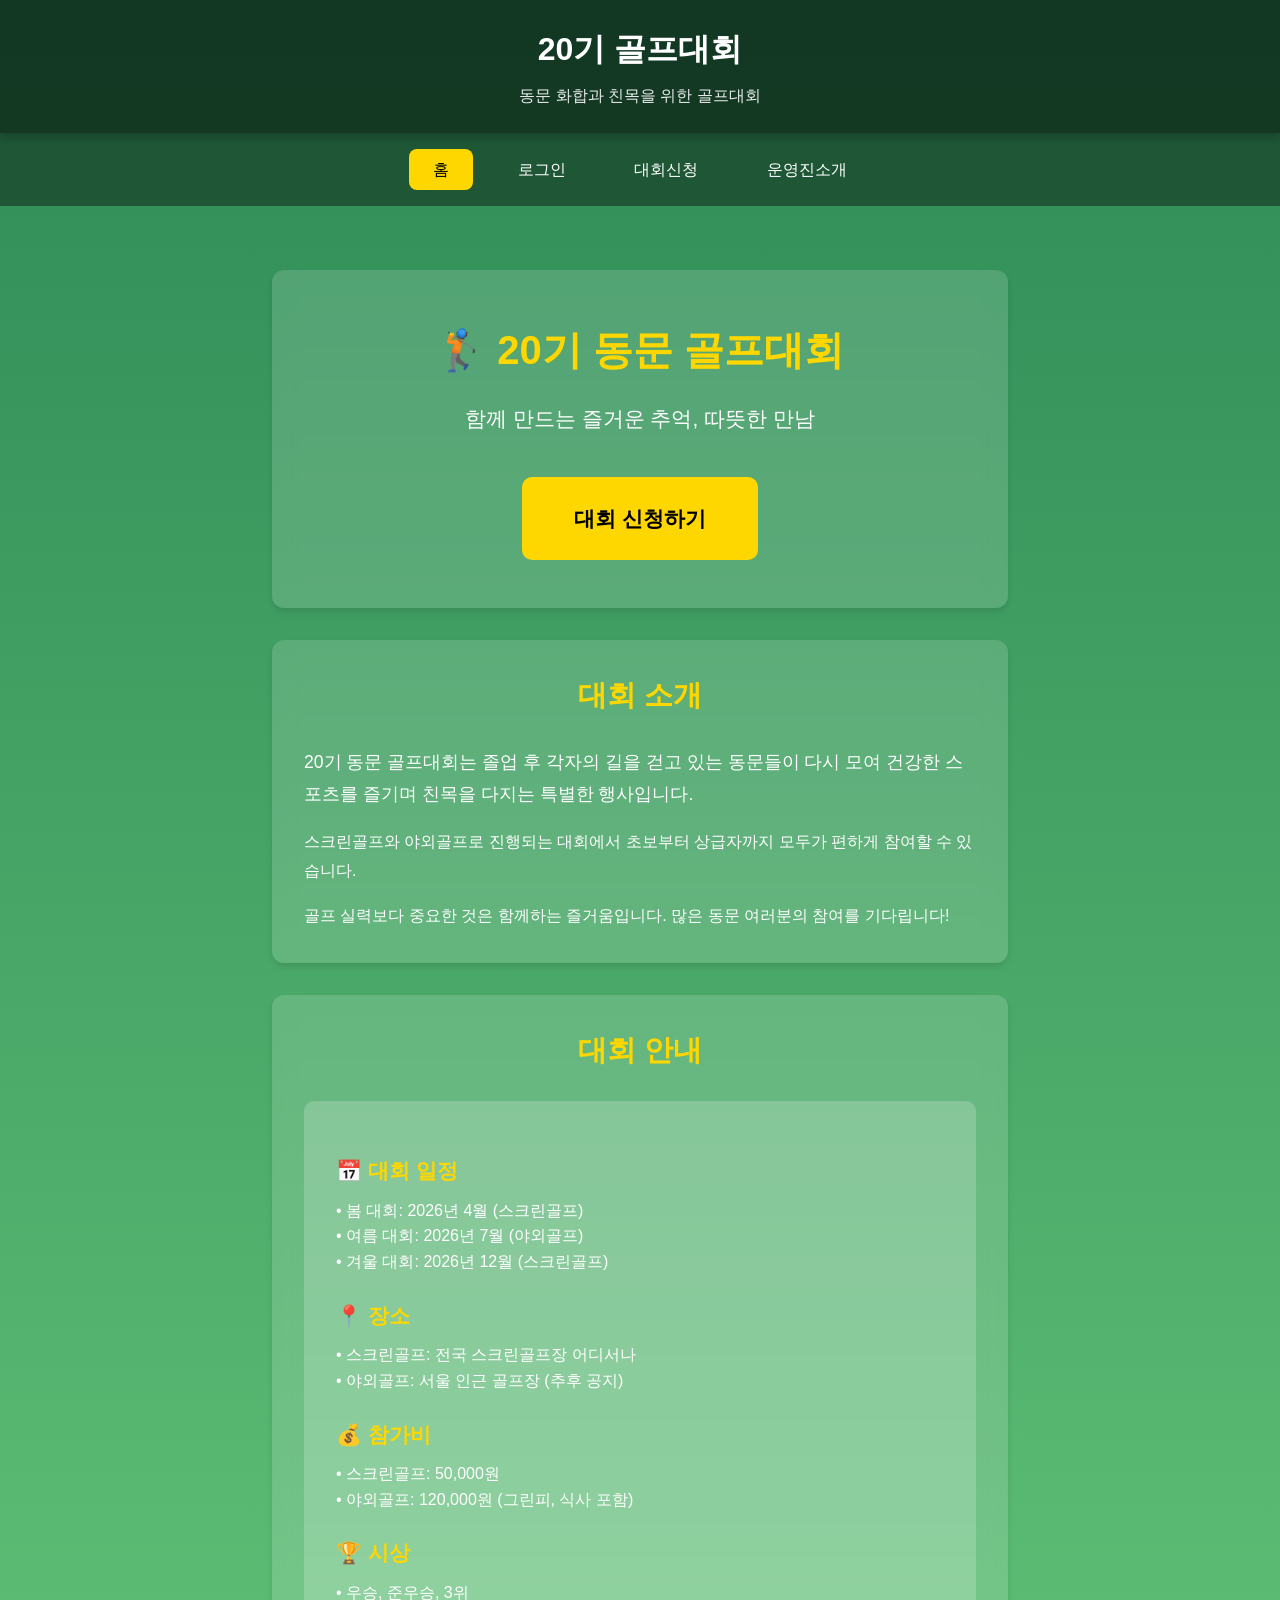
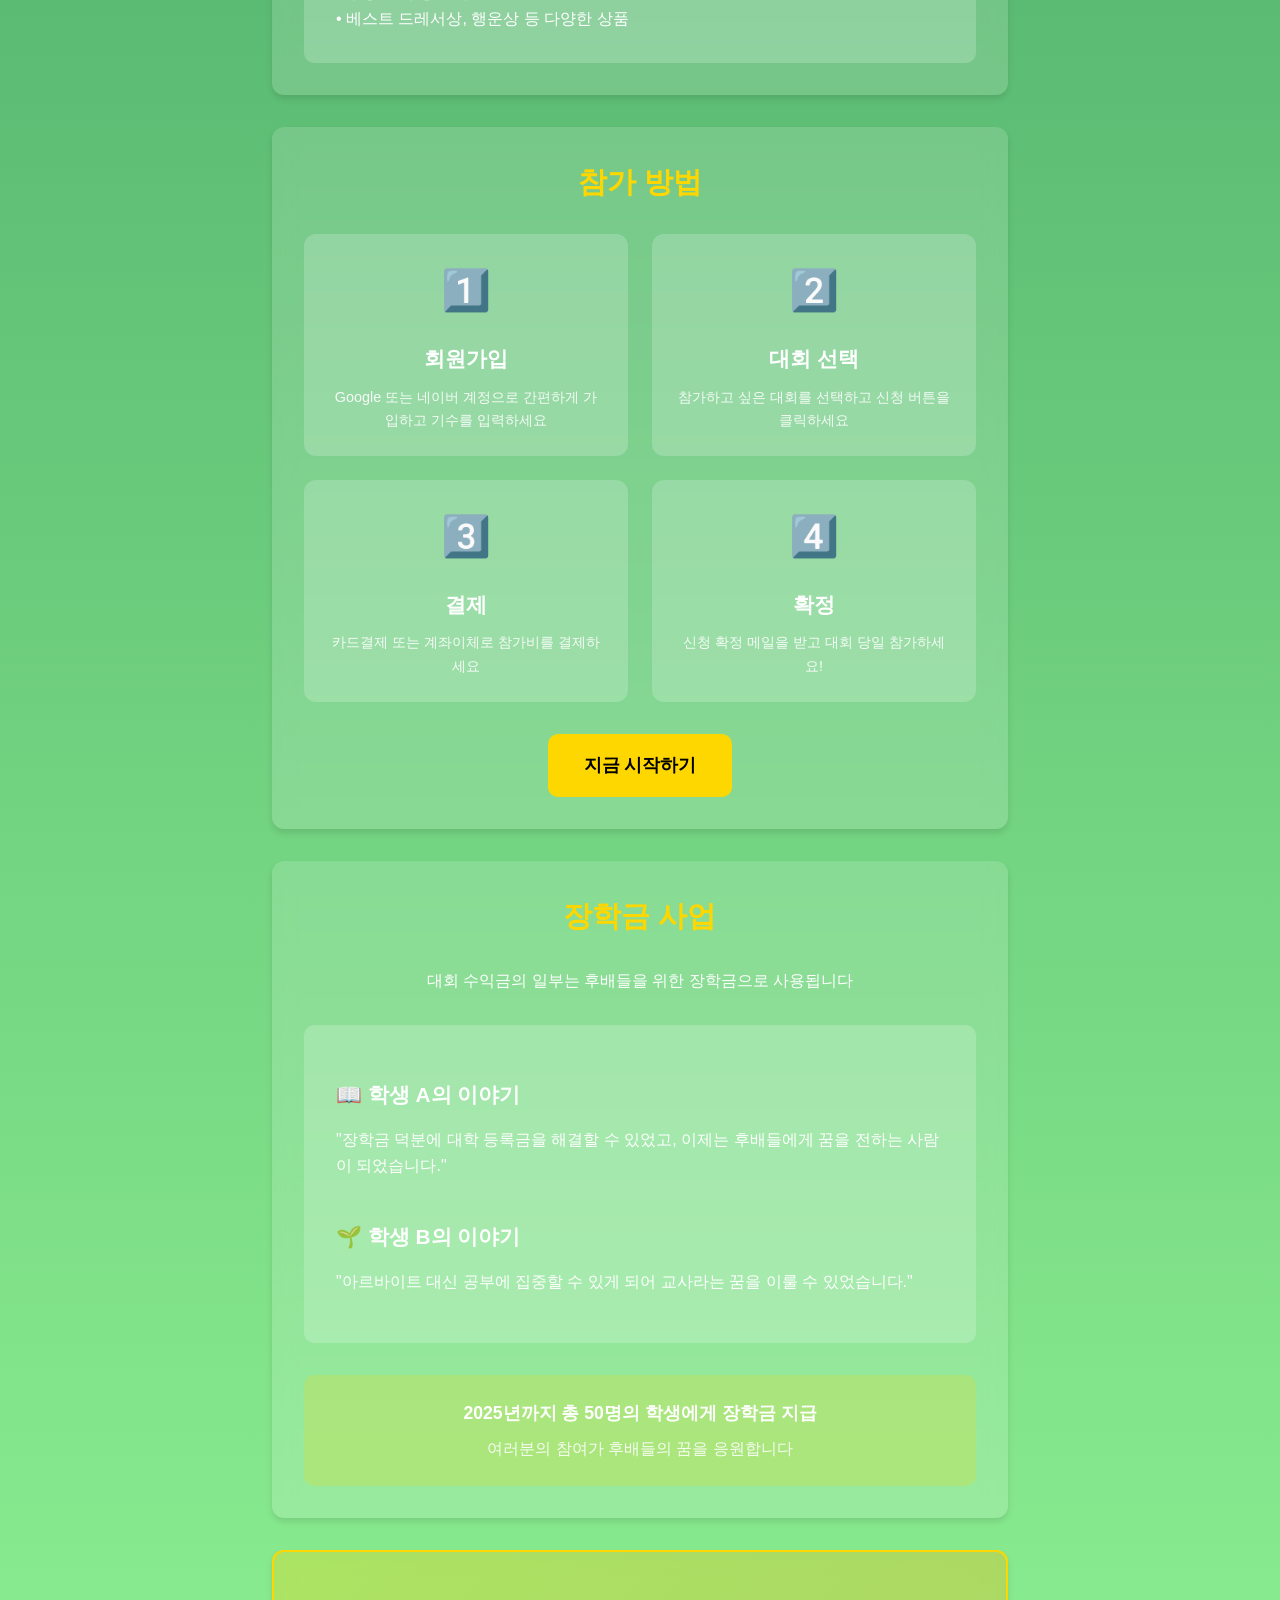
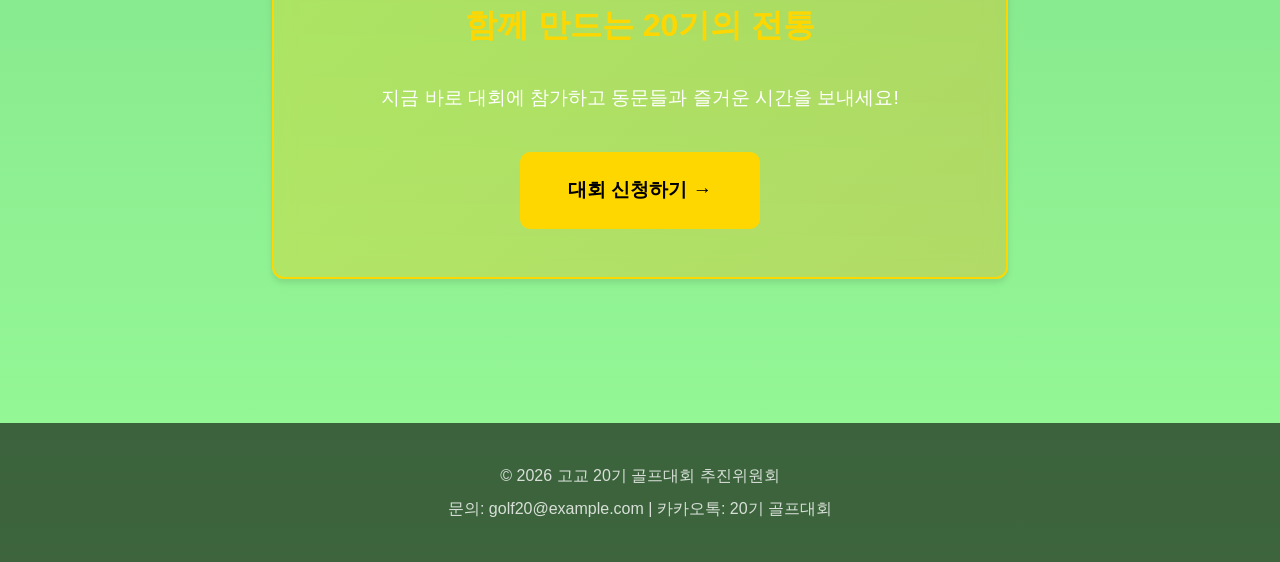
<file: index.html>
<!DOCTYPE html>
<html lang="ko">
<head>
  <meta charset="UTF-8">
  <meta name="viewport" content="width=device-width, initial-scale=1.0">
  <title>20기 골프대회</title>
  <link rel="stylesheet" href="css/style.css">
</head>
<body>
  <header>
    <h1>20기 골프대회</h1>
    <p>동문 화합과 친목을 위한 골프대회</p>
  </header>

  <nav>
    <a href="index.html" class="active">홈</a>
    <a href="login.html">로그인</a>
    <a href="tournament.html">대회신청</a>
    <a href="about.html">운영진소개</a>
  </nav>

  <main>
    <div class="container">
      <!-- 메인 배너 -->
      <section style="text-align: center; padding: 3em 2em;">
        <h2 style="font-size: 2.5em; margin-bottom: 0.5em;">🏌️ 20기 동문 골프대회</h2>
        <p style="font-size: 1.3em; margin-bottom: 2em;">함께 만드는 즐거운 추억, 따뜻한 만남</p>
        <a href="tournament.html" class="btn" style="font-size: 1.3em; padding: 1.2em 2.5em;">
          대회 신청하기
        </a>
      </section>

      <!-- 대회 소개 -->
      <section>
        <h2>대회 소개</h2>
        <div style="text-align: left; line-height: 1.8;">
          <p style="font-size: 1.1em; margin-bottom: 1em;">
            20기 동문 골프대회는 졸업 후 각자의 길을 걷고 있는 동문들이 다시 모여
            건강한 스포츠를 즐기며 친목을 다지는 특별한 행사입니다.
          </p>
          <p style="margin-bottom: 1em;">
            스크린골프와 야외골프로 진행되는 대회에서 초보부터 상급자까지
            모두가 편하게 참여할 수 있습니다.
          </p>
          <p>
            골프 실력보다 중요한 것은 함께하는 즐거움입니다.
            많은 동문 여러분의 참여를 기다립니다!
          </p>
        </div>
      </section>

      <!-- 대회 안내 -->
      <section>
        <h2>대회 안내</h2>
        <div style="background: rgba(255, 255, 255, 0.2); padding: 2em; border-radius: 10px; text-align: left;">
          <div style="margin-bottom: 1.5em;">
            <h3 style="color: var(--accent-color); margin-bottom: 0.5em;">📅 대회 일정</h3>
            <p>• 봄 대회: 2026년 4월 (스크린골프)</p>
            <p>• 여름 대회: 2026년 7월 (야외골프)</p>
            <p>• 겨울 대회: 2026년 12월 (스크린골프)</p>
          </div>

          <div style="margin-bottom: 1.5em;">
            <h3 style="color: var(--accent-color); margin-bottom: 0.5em;">📍 장소</h3>
            <p>• 스크린골프: 전국 스크린골프장 어디서나</p>
            <p>• 야외골프: 서울 인근 골프장 (추후 공지)</p>
          </div>

          <div style="margin-bottom: 1.5em;">
            <h3 style="color: var(--accent-color); margin-bottom: 0.5em;">💰 참가비</h3>
            <p>• 스크린골프: 50,000원</p>
            <p>• 야외골프: 120,000원 (그린피, 식사 포함)</p>
          </div>

          <div>
            <h3 style="color: var(--accent-color); margin-bottom: 0.5em;">🏆 시상</h3>
            <p>• 우승, 준우승, 3위</p>
            <p>• 베스트 드레서상, 행운상 등 다양한 상품</p>
          </div>
        </div>
      </section>

      <!-- 참가 방법 -->
      <section>
        <h2>참가 방법</h2>
        <div class="card-grid">
          <div class="card" style="text-align: center;">
            <div style="font-size: 2.5em; margin-bottom: 0.5em;">1️⃣</div>
            <h3>회원가입</h3>
            <p>Google 또는 네이버 계정으로 간편하게 가입하고 기수를 입력하세요</p>
          </div>

          <div class="card" style="text-align: center;">
            <div style="font-size: 2.5em; margin-bottom: 0.5em;">2️⃣</div>
            <h3>대회 선택</h3>
            <p>참가하고 싶은 대회를 선택하고 신청 버튼을 클릭하세요</p>
          </div>

          <div class="card" style="text-align: center;">
            <div style="font-size: 2.5em; margin-bottom: 0.5em;">3️⃣</div>
            <h3>결제</h3>
            <p>카드결제 또는 계좌이체로 참가비를 결제하세요</p>
          </div>

          <div class="card" style="text-align: center;">
            <div style="font-size: 2.5em; margin-bottom: 0.5em;">4️⃣</div>
            <h3>확정</h3>
            <p>신청 확정 메일을 받고 대회 당일 참가하세요!</p>
          </div>
        </div>

        <div style="text-align: center; margin-top: 2em;">
          <a href="login.html" class="btn">지금 시작하기</a>
        </div>
      </section>

      <!-- 장학금 이야기 -->
      <section>
        <h2>장학금 사업</h2>
        <p class="text-center">대회 수익금의 일부는 후배들을 위한 장학금으로 사용됩니다</p>

        <div style="background: rgba(255, 255, 255, 0.2); padding: 2em; border-radius: 10px; margin: 2em 0; text-align: left;">
          <h3>📖 학생 A의 이야기</h3>
          <p style="margin: 1em 0; line-height: 1.6;">
            "장학금 덕분에 대학 등록금을 해결할 수 있었고,
            이제는 후배들에게 꿈을 전하는 사람이 되었습니다."
          </p>

          <h3 style="margin-top: 2em;">🌱 학생 B의 이야기</h3>
          <p style="margin: 1em 0; line-height: 1.6;">
            "아르바이트 대신 공부에 집중할 수 있게 되어
            교사라는 꿈을 이룰 수 있었습니다."
          </p>
        </div>

        <div style="text-align: center; padding: 1.5em; background: rgba(255, 215, 0, 0.2); border-radius: 10px;">
          <p style="font-size: 1.1em; margin-bottom: 0.5em;">
            <strong>2025년까지 총 50명의 학생에게 장학금 지급</strong>
          </p>
          <p style="opacity: 0.9;">
            여러분의 참여가 후배들의 꿈을 응원합니다
          </p>
        </div>
      </section>

      <!-- CTA -->
      <section style="text-align: center; padding: 3em 2em; background: linear-gradient(135deg, rgba(255, 215, 0, 0.3), rgba(255, 165, 0, 0.3)); border: 2px solid var(--accent-color);">
        <h2 style="font-size: 2em; margin-bottom: 1em;">함께 만드는 20기의 전통</h2>
        <p style="font-size: 1.2em; margin-bottom: 2em;">
          지금 바로 대회에 참가하고 동문들과 즐거운 시간을 보내세요!
        </p>
        <a href="tournament.html" class="btn" style="font-size: 1.2em; padding: 1.2em 2.5em;">
          대회 신청하기 →
        </a>
      </section>
    </div>
  </main>

  <footer>
    <p>© 2026 고교 20기 골프대회 추진위원회</p>
    <p>문의: golf20@example.com | 카카오톡: 20기 골프대회</p>
  </footer>
</body>
</html>
</file>
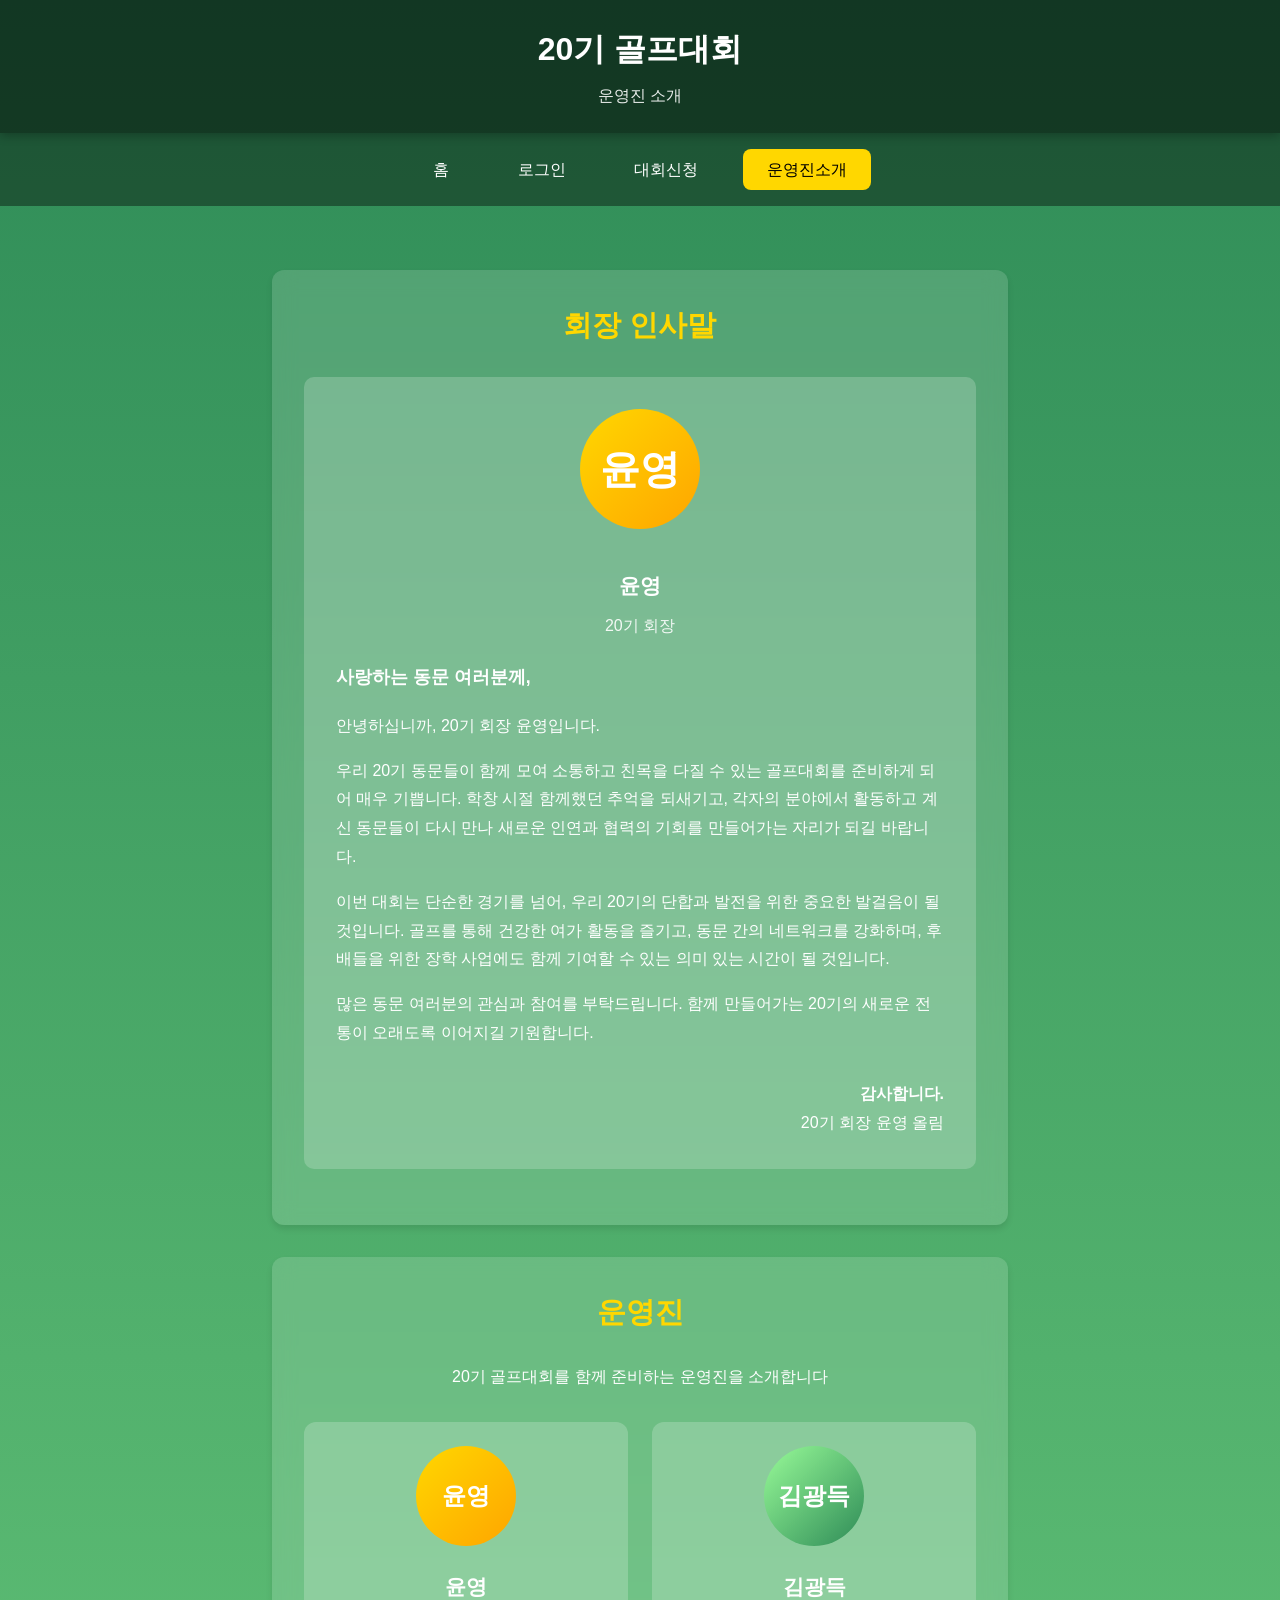
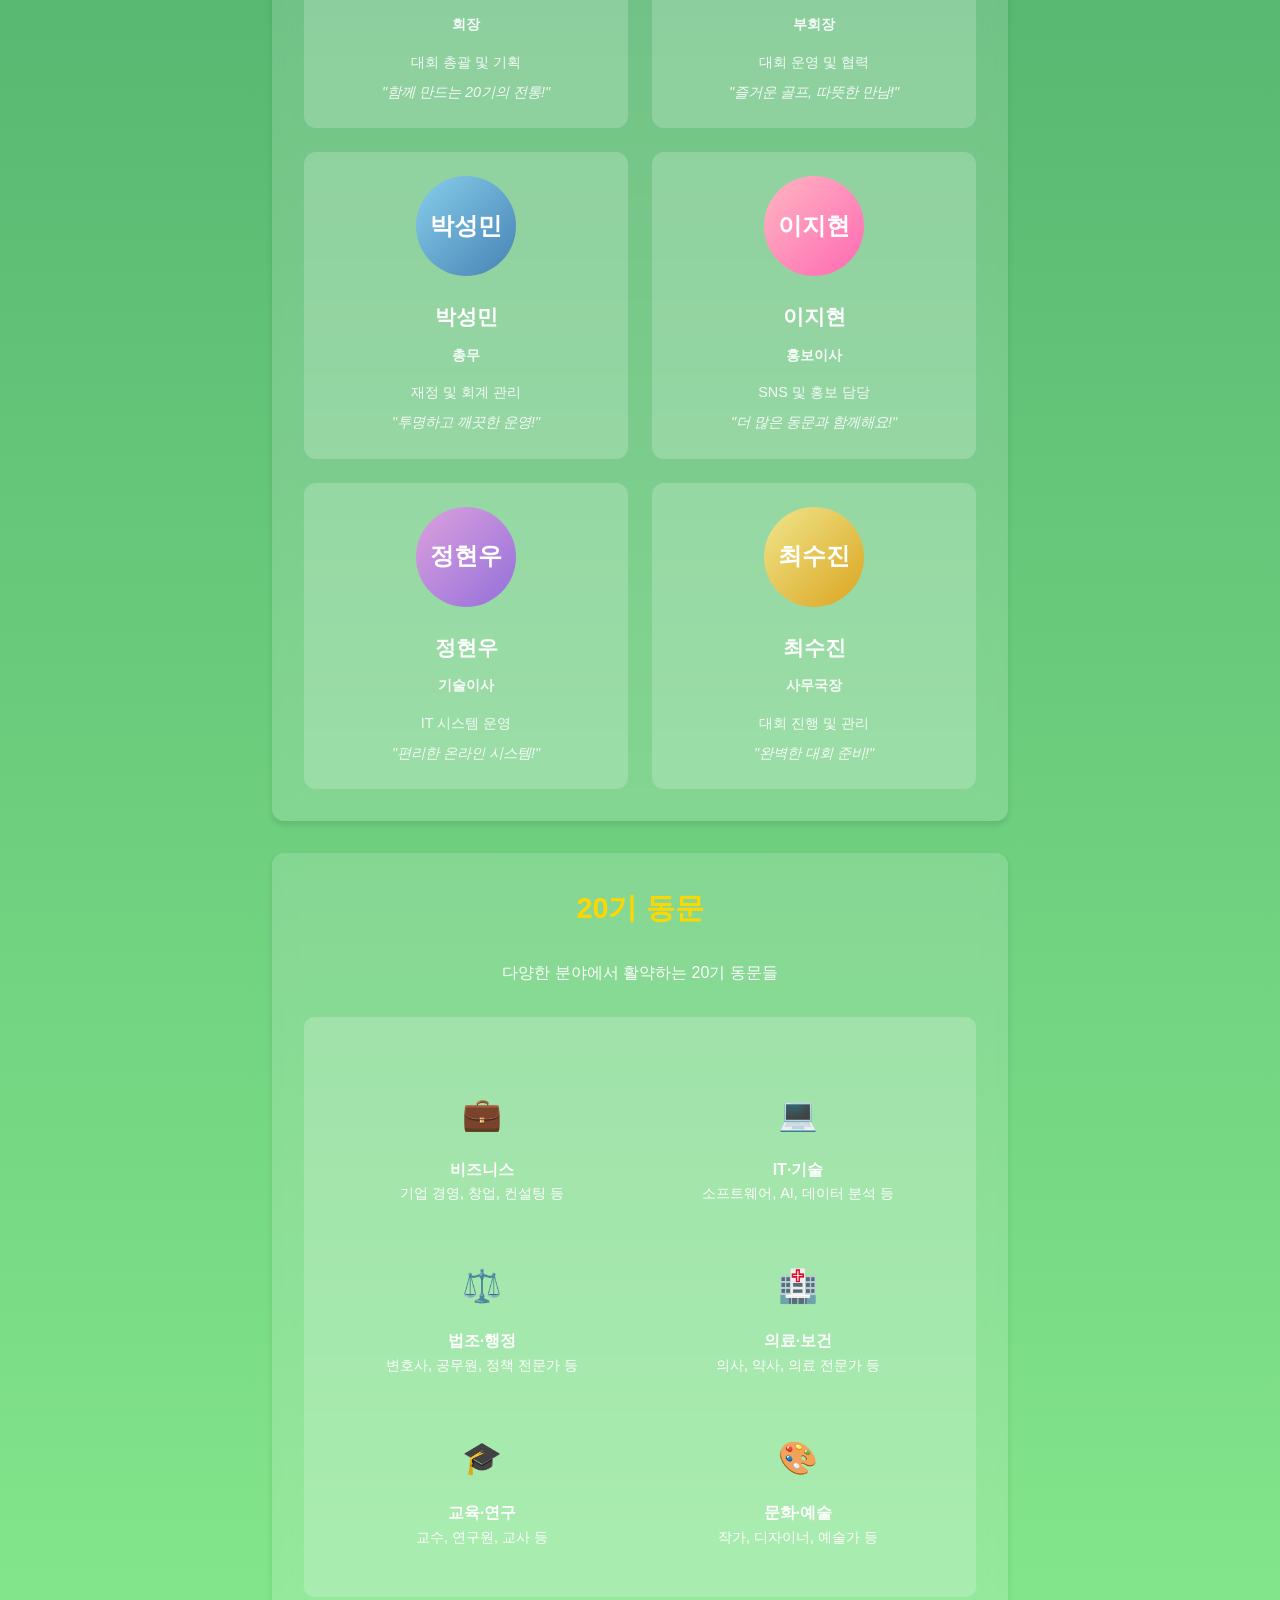
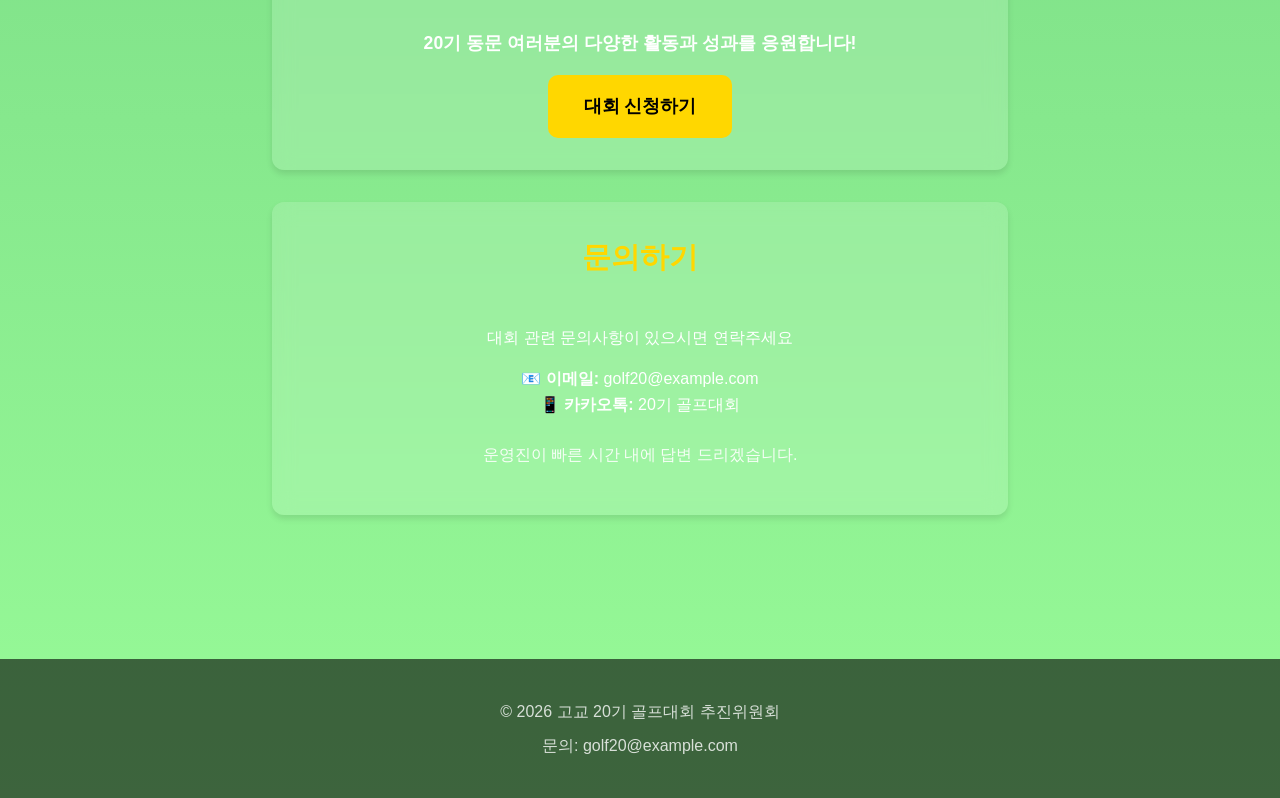
<file: about.html>
<!DOCTYPE html>
<html lang="ko">
<head>
  <meta charset="UTF-8">
  <meta name="viewport" content="width=device-width, initial-scale=1.0">
  <title>운영진 소개 - 20기 골프대회</title>
  <link rel="stylesheet" href="css/style.css">
</head>
<body>
  <header>
    <h1>20기 골프대회</h1>
    <p>운영진 소개</p>
  </header>

  <nav>
    <a href="index.html">홈</a>
    <a href="login.html">로그인</a>
    <a href="tournament.html">대회신청</a>
    <a href="about.html" class="active">운영진소개</a>
  </nav>

  <main>
    <div class="container">
      <!-- 회장 인사말 -->
      <section>
        <h2>회장 인사말</h2>
        <div style="background: rgba(255, 255, 255, 0.2); padding: 2em; border-radius: 10px; margin: 1.5em 0;">
          <div style="text-align: center; margin-bottom: 1.5em;">
            <div style="width: 120px; height: 120px; background: linear-gradient(135deg, #FFD700, #FFA500); border-radius: 50%; margin: 0 auto 1em; display: flex; align-items: center; justify-content: center; font-size: 2.5em; font-weight: bold;">
              윤영
            </div>
            <h3 style="margin: 0.5em 0;">윤영</h3>
            <p style="opacity: 0.9;">20기 회장</p>
          </div>

          <div style="text-align: left; line-height: 1.8;">
            <p style="font-size: 1.1em; margin-bottom: 1em;">
              <strong>사랑하는 동문 여러분께,</strong>
            </p>

            <p style="margin-bottom: 1em;">
              안녕하십니까, 20기 회장 윤영입니다.
            </p>

            <p style="margin-bottom: 1em;">
              우리 20기 동문들이 함께 모여 소통하고 친목을 다질 수 있는 골프대회를 준비하게 되어 매우 기쁩니다.
              학창 시절 함께했던 추억을 되새기고, 각자의 분야에서 활동하고 계신 동문들이 다시 만나
              새로운 인연과 협력의 기회를 만들어가는 자리가 되길 바랍니다.
            </p>

            <p style="margin-bottom: 1em;">
              이번 대회는 단순한 경기를 넘어, 우리 20기의 단합과 발전을 위한 중요한 발걸음이 될 것입니다.
              골프를 통해 건강한 여가 활동을 즐기고, 동문 간의 네트워크를 강화하며,
              후배들을 위한 장학 사업에도 함께 기여할 수 있는 의미 있는 시간이 될 것입니다.
            </p>

            <p style="margin-bottom: 1em;">
              많은 동문 여러분의 관심과 참여를 부탁드립니다. 함께 만들어가는 20기의 새로운 전통이
              오래도록 이어지길 기원합니다.
            </p>

            <p style="margin-top: 2em; text-align: right;">
              <strong>감사합니다.</strong><br>
              20기 회장 윤영 올림
            </p>
          </div>
        </div>
      </section>

      <!-- 운영진 소개 -->
      <section>
        <h2>운영진</h2>
        <p class="text-center">20기 골프대회를 함께 준비하는 운영진을 소개합니다</p>

        <div class="card-grid" style="margin-top: 2em;">
          <div class="card">
            <div style="width: 100px; height: 100px; background: linear-gradient(135deg, #FFD700, #FFA500); border-radius: 50%; margin: 0 auto 1em; display: flex; align-items: center; justify-content: center; font-size: 1.5em; font-weight: bold;">
              윤영
            </div>
            <h3>윤영</h3>
            <p><strong>회장</strong></p>
            <p style="margin-top: 1em;">대회 총괄 및 기획</p>
            <p style="font-style: italic; margin-top: 0.5em; opacity: 0.9;">
              "함께 만드는 20기의 전통!"
            </p>
          </div>

          <div class="card">
            <div style="width: 100px; height: 100px; background: linear-gradient(135deg, #98FB98, #2E8B57); border-radius: 50%; margin: 0 auto 1em; display: flex; align-items: center; justify-content: center; font-size: 1.5em; font-weight: bold;">
              김광득
            </div>
            <h3>김광득</h3>
            <p><strong>부회장</strong></p>
            <p style="margin-top: 1em;">대회 운영 및 협력</p>
            <p style="font-style: italic; margin-top: 0.5em; opacity: 0.9;">
              "즐거운 골프, 따뜻한 만남!"
            </p>
          </div>

          <div class="card">
            <div style="width: 100px; height: 100px; background: linear-gradient(135deg, #87CEEB, #4682B4); border-radius: 50%; margin: 0 auto 1em; display: flex; align-items: center; justify-content: center; font-size: 1.5em; font-weight: bold;">
              박성민
            </div>
            <h3>박성민</h3>
            <p><strong>총무</strong></p>
            <p style="margin-top: 1em;">재정 및 회계 관리</p>
            <p style="font-style: italic; margin-top: 0.5em; opacity: 0.9;">
              "투명하고 깨끗한 운영!"
            </p>
          </div>

          <div class="card">
            <div style="width: 100px; height: 100px; background: linear-gradient(135deg, #FFB6C1, #FF69B4); border-radius: 50%; margin: 0 auto 1em; display: flex; align-items: center; justify-content: center; font-size: 1.5em; font-weight: bold;">
              이지현
            </div>
            <h3>이지현</h3>
            <p><strong>홍보이사</strong></p>
            <p style="margin-top: 1em;">SNS 및 홍보 담당</p>
            <p style="font-style: italic; margin-top: 0.5em; opacity: 0.9;">
              "더 많은 동문과 함께해요!"
            </p>
          </div>

          <div class="card">
            <div style="width: 100px; height: 100px; background: linear-gradient(135deg, #DDA0DD, #9370DB); border-radius: 50%; margin: 0 auto 1em; display: flex; align-items: center; justify-content: center; font-size: 1.5em; font-weight: bold;">
              정현우
            </div>
            <h3>정현우</h3>
            <p><strong>기술이사</strong></p>
            <p style="margin-top: 1em;">IT 시스템 운영</p>
            <p style="font-style: italic; margin-top: 0.5em; opacity: 0.9;">
              "편리한 온라인 시스템!"
            </p>
          </div>

          <div class="card">
            <div style="width: 100px; height: 100px; background: linear-gradient(135deg, #F0E68C, #DAA520); border-radius: 50%; margin: 0 auto 1em; display: flex; align-items: center; justify-content: center; font-size: 1.5em; font-weight: bold;">
              최수진
            </div>
            <h3>최수진</h3>
            <p><strong>사무국장</strong></p>
            <p style="margin-top: 1em;">대회 진행 및 관리</p>
            <p style="font-style: italic; margin-top: 0.5em; opacity: 0.9;">
              "완벽한 대회 준비!"
            </p>
          </div>
        </div>
      </section>

      <!-- 20기 동문 소개 -->
      <section>
        <h2>20기 동문</h2>
        <p class="text-center">다양한 분야에서 활약하는 20기 동문들</p>

        <div style="background: rgba(255, 255, 255, 0.2); padding: 2em; border-radius: 10px; margin: 2em 0;">
          <div class="card-grid">
            <div style="text-align: center; padding: 1em;">
              <div style="font-size: 2em; margin-bottom: 0.5em;">💼</div>
              <h4>비즈니스</h4>
              <p style="font-size: 0.9em;">기업 경영, 창업, 컨설팅 등</p>
            </div>

            <div style="text-align: center; padding: 1em;">
              <div style="font-size: 2em; margin-bottom: 0.5em;">💻</div>
              <h4>IT·기술</h4>
              <p style="font-size: 0.9em;">소프트웨어, AI, 데이터 분석 등</p>
            </div>

            <div style="text-align: center; padding: 1em;">
              <div style="font-size: 2em; margin-bottom: 0.5em;">⚖️</div>
              <h4>법조·행정</h4>
              <p style="font-size: 0.9em;">변호사, 공무원, 정책 전문가 등</p>
            </div>

            <div style="text-align: center; padding: 1em;">
              <div style="font-size: 2em; margin-bottom: 0.5em;">🏥</div>
              <h4>의료·보건</h4>
              <p style="font-size: 0.9em;">의사, 약사, 의료 전문가 등</p>
            </div>

            <div style="text-align: center; padding: 1em;">
              <div style="font-size: 2em; margin-bottom: 0.5em;">🎓</div>
              <h4>교육·연구</h4>
              <p style="font-size: 0.9em;">교수, 연구원, 교사 등</p>
            </div>

            <div style="text-align: center; padding: 1em;">
              <div style="font-size: 2em; margin-bottom: 0.5em;">🎨</div>
              <h4>문화·예술</h4>
              <p style="font-size: 0.9em;">작가, 디자이너, 예술가 등</p>
            </div>
          </div>
        </div>

        <div style="text-align: center; margin-top: 2em;">
          <p style="font-size: 1.1em; margin-bottom: 1em;">
            <strong>20기 동문 여러분의 다양한 활동과 성과를 응원합니다!</strong>
          </p>
          <a href="tournament.html" class="btn">대회 신청하기</a>
        </div>
      </section>

      <!-- 연락처 -->
      <section>
        <h2>문의하기</h2>
        <div style="text-align: center; padding: 1em;">
          <p style="margin-bottom: 1em;">대회 관련 문의사항이 있으시면 연락주세요</p>
          <p><strong>📧 이메일:</strong> golf20@example.com</p>
          <p><strong>📱 카카오톡:</strong> 20기 골프대회</p>
          <p style="margin-top: 1.5em; opacity: 0.9;">
            운영진이 빠른 시간 내에 답변 드리겠습니다.
          </p>
        </div>
      </section>
    </div>
  </main>

  <footer>
    <p>© 2026 고교 20기 골프대회 추진위원회</p>
    <p>문의: golf20@example.com</p>
  </footer>
</body>
</html>
</file>
<file: css/style.css>
/* 공통 스타일 */
:root {
  --primary-color: #2E8B57;
  --secondary-color: #98FB98;
  --accent-color: #FFD700;
  --dark-bg: rgba(0, 0, 0, 0.6);
  --light-bg: rgba(255, 255, 255, 0.1);
  --text-color: #fff;
  --card-bg: rgba(255, 255, 255, 0.15);
  --border-radius: 12px;
}

* {
  margin: 0;
  padding: 0;
  box-sizing: border-box;
}

body {
  font-family: 'Pretendard', -apple-system, BlinkMacSystemFont, 'Segoe UI', sans-serif;
  background: linear-gradient(180deg, var(--primary-color) 0%, var(--secondary-color) 100%);
  color: var(--text-color);
  min-height: 100vh;
  line-height: 1.6;
}

/* 헤더 */
header {
  background: var(--dark-bg);
  padding: 1.5em 0;
  position: sticky;
  top: 0;
  z-index: 100;
  box-shadow: 0 2px 10px rgba(0, 0, 0, 0.3);
}

header h1 {
  font-size: 2em;
  margin: 0;
  text-align: center;
}

header p {
  text-align: center;
  margin-top: 0.5em;
  opacity: 0.9;
}

/* 네비게이션 */
nav {
  background: rgba(0, 0, 0, 0.4);
  padding: 1em 0;
  text-align: center;
}

nav a {
  color: var(--text-color);
  text-decoration: none;
  padding: 0.5em 1.5em;
  margin: 0 0.5em;
  border-radius: 8px;
  transition: background 0.3s;
  display: inline-block;
}

nav a:hover, nav a.active {
  background: var(--accent-color);
  color: #000;
}

/* 메인 컨테이너 */
main {
  max-width: 1200px;
  margin: 0 auto;
  padding: 2em;
}

.container {
  max-width: 800px;
  margin: 0 auto;
  padding: 2em;
}

/* 섹션 */
section {
  background: var(--card-bg);
  border-radius: var(--border-radius);
  padding: 2em;
  margin-bottom: 2em;
  box-shadow: 0 4px 6px rgba(0, 0, 0, 0.1);
  backdrop-filter: blur(10px);
}

section h2 {
  font-size: 1.8em;
  margin-bottom: 1em;
  text-align: center;
  color: var(--accent-color);
}

section h3 {
  font-size: 1.3em;
  margin: 1em 0 0.5em 0;
}

/* 버튼 */
button, .btn {
  background: var(--accent-color);
  color: #000;
  border: none;
  border-radius: 10px;
  padding: 1em 2em;
  font-size: 1.1em;
  font-weight: 600;
  cursor: pointer;
  transition: all 0.3s;
  display: inline-block;
  text-decoration: none;
  text-align: center;
}

button:hover, .btn:hover {
  transform: translateY(-2px);
  box-shadow: 0 4px 12px rgba(255, 215, 0, 0.4);
}

button:active, .btn:active {
  transform: translateY(0);
}

button:disabled {
  background: #ccc;
  cursor: not-allowed;
  transform: none;
}

.btn-secondary {
  background: var(--light-bg);
  color: var(--text-color);
  border: 2px solid var(--accent-color);
}

.btn-oauth {
  width: 100%;
  margin: 0.5em 0;
  display: flex;
  align-items: center;
  justify-content: center;
  gap: 0.5em;
}

.btn-google {
  background: #fff;
  color: #000;
}

.btn-naver {
  background: #03C75A;
  color: #fff;
}

/* 폼 */
.form-group {
  margin-bottom: 1.5em;
  text-align: left;
}

.form-group label {
  display: block;
  margin-bottom: 0.5em;
  font-weight: 600;
}

.form-group input,
.form-group select,
.form-group textarea {
  width: 100%;
  padding: 0.8em;
  border: 2px solid rgba(255, 255, 255, 0.3);
  border-radius: 8px;
  background: rgba(255, 255, 255, 0.9);
  color: #000;
  font-size: 1em;
  font-family: inherit;
}

.form-group input:focus,
.form-group select:focus,
.form-group textarea:focus {
  outline: none;
  border-color: var(--accent-color);
  box-shadow: 0 0 0 3px rgba(255, 215, 0, 0.2);
}

/* 카드 그리드 */
.card-grid {
  display: grid;
  grid-template-columns: repeat(auto-fit, minmax(250px, 1fr));
  gap: 1.5em;
  margin-top: 1.5em;
}

.card {
  background: rgba(255, 255, 255, 0.2);
  border-radius: var(--border-radius);
  padding: 1.5em;
  text-align: center;
  transition: transform 0.3s;
}

.card:hover {
  transform: translateY(-5px);
  box-shadow: 0 6px 12px rgba(0, 0, 0, 0.2);
}

.card img {
  width: 100px;
  height: 100px;
  border-radius: 50%;
  object-fit: cover;
  margin-bottom: 1em;
}

.card h3 {
  margin: 0.5em 0;
}

.card p {
  font-size: 0.9em;
  opacity: 0.9;
}

/* 테이블 */
table {
  width: 100%;
  border-collapse: collapse;
  margin-top: 1em;
}

table th,
table td {
  padding: 1em;
  text-align: left;
  border-bottom: 1px solid rgba(255, 255, 255, 0.2);
}

table th {
  background: rgba(0, 0, 0, 0.3);
  font-weight: 600;
}

table tr:hover {
  background: rgba(255, 255, 255, 0.1);
}

/* 알림 메시지 */
.alert {
  padding: 1em;
  border-radius: 8px;
  margin-bottom: 1em;
  display: none;
}

.alert.show {
  display: block;
}

.alert-success {
  background: #4CAF50;
  color: white;
}

.alert-error {
  background: #f44336;
  color: white;
}

.alert-info {
  background: #2196F3;
  color: white;
}

/* 로딩 스피너 */
.spinner {
  border: 4px solid rgba(255, 255, 255, 0.3);
  border-top: 4px solid var(--accent-color);
  border-radius: 50%;
  width: 40px;
  height: 40px;
  animation: spin 1s linear infinite;
  margin: 2em auto;
}

@keyframes spin {
  0% { transform: rotate(0deg); }
  100% { transform: rotate(360deg); }
}

/* 푸터 */
footer {
  background: var(--dark-bg);
  padding: 2em;
  text-align: center;
  margin-top: 3em;
}

footer p {
  margin: 0.5em 0;
  opacity: 0.8;
}

/* 반응형 */
@media (max-width: 768px) {
  main, .container {
    padding: 1em;
  }

  section {
    padding: 1.5em;
  }

  header h1 {
    font-size: 1.5em;
  }

  nav a {
    display: block;
    margin: 0.5em 1em;
  }

  .card-grid {
    grid-template-columns: 1fr;
  }
}

/* 유틸리티 클래스 */
.text-center {
  text-align: center;
}

.mt-1 { margin-top: 0.5em; }
.mt-2 { margin-top: 1em; }
.mt-3 { margin-top: 1.5em; }
.mb-1 { margin-bottom: 0.5em; }
.mb-2 { margin-bottom: 1em; }
.mb-3 { margin-bottom: 1.5em; }

.hidden {
  display: none;
}
</file>
